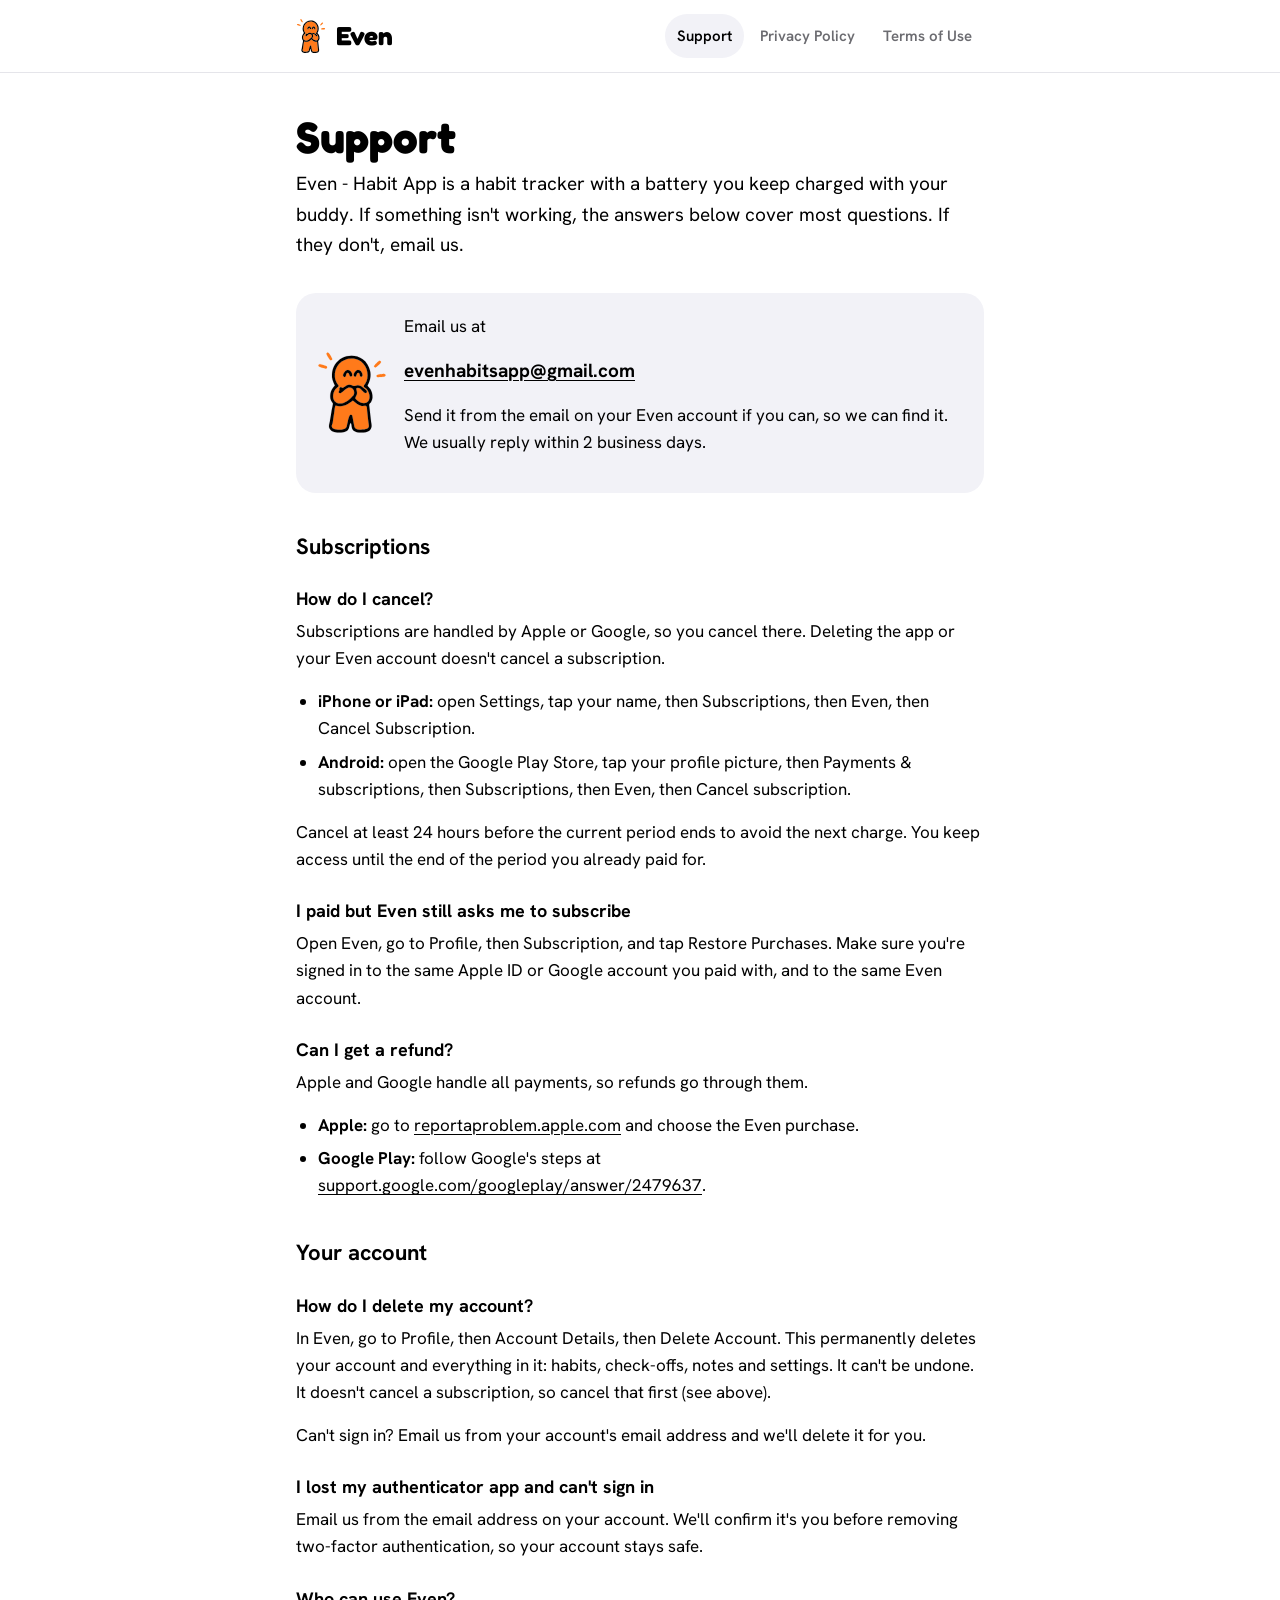
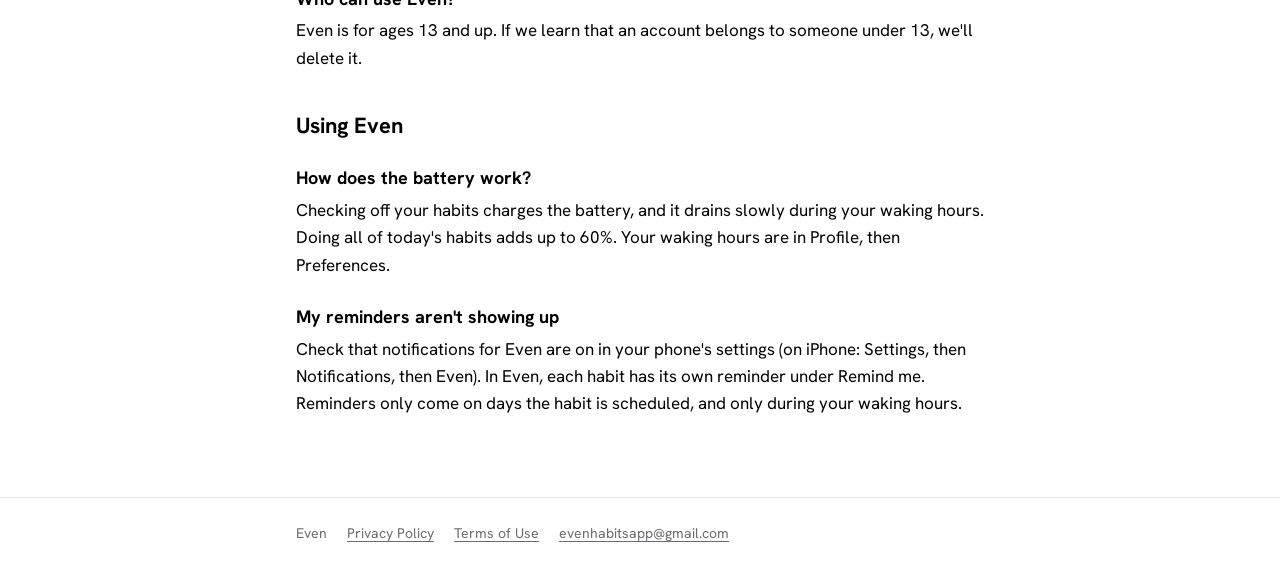
<file: index.html>
<!doctype html>
<html lang="en">
<head>
<meta charset="utf-8">
<meta name="viewport" content="width=device-width, initial-scale=1, viewport-fit=cover">
<meta http-equiv="Content-Security-Policy" content="default-src 'none'; style-src 'self'; font-src 'self'; img-src 'self'; base-uri 'none'; form-action 'none'">
<meta name="referrer" content="no-referrer">
<title>Even Support</title>
<meta name="description" content="Help with Even, the habit tracker: subscriptions, restoring purchases, deleting your account, and how to reach us.">
<link rel="icon" href="assets/mascot.svg" type="image/svg+xml">
<link rel="stylesheet" href="assets/style.css">
</head>
<body>
<header class="site-header">
  <div class="wrap">
    <a class="brand" href="./"><img src="assets/mascot.svg" alt="">Even</a>
    <nav class="site-nav" aria-label="Pages">
      <a href="./" aria-current="page">Support</a>
      <a href="privacy/">Privacy Policy</a>
      <a href="terms/">Terms of Use</a>
    </nav>
  </div>
</header>

<main class="wrap">
  <h1>Support</h1>
  <p class="lede">Even - Habit App is a habit tracker with a battery you keep charged with your buddy. If something isn't working, the answers below cover most questions. If they don't, email us.</p>

  <div class="card contact">
    <img src="assets/mascot.svg" alt="">
    <div>
      <p>Email us at</p>
      <p class="email"><a href="mailto:evenhabitsapp@gmail.com">evenhabitsapp@gmail.com</a></p>
      <p>Send it from the email on your Even account if you can, so we can find it. We usually reply within 2 business days.</p>
    </div>
  </div>

  <h2>Subscriptions</h2>

  <h3>How do I cancel?</h3>
  <p>Subscriptions are handled by Apple or Google, so you cancel there. Deleting the app or your Even account doesn't cancel a subscription.</p>
  <ul>
    <li><strong>iPhone or iPad:</strong> open Settings, tap your name, then Subscriptions, then Even, then Cancel Subscription.</li>
    <li><strong>Android:</strong> open the Google Play Store, tap your profile picture, then Payments &amp; subscriptions, then Subscriptions, then Even, then Cancel subscription.</li>
  </ul>
  <p>Cancel at least 24 hours before the current period ends to avoid the next charge. You keep access until the end of the period you already paid for.</p>

  <h3>I paid but Even still asks me to subscribe</h3>
  <p>Open Even, go to Profile, then Subscription, and tap Restore Purchases. Make sure you're signed in to the same Apple ID or Google account you paid with, and to the same Even account.</p>

  <h3>Can I get a refund?</h3>
  <p>Apple and Google handle all payments, so refunds go through them.</p>
  <ul>
    <li><strong>Apple:</strong> go to <a href="https://reportaproblem.apple.com">reportaproblem.apple.com</a> and choose the Even purchase.</li>
    <li><strong>Google Play:</strong> follow Google's steps at <a href="https://support.google.com/googleplay/answer/2479637">support.google.com/googleplay/answer/2479637</a>.</li>
  </ul>

  <h2>Your account</h2>

  <h3>How do I delete my account?</h3>
  <p>In Even, go to Profile, then Account Details, then Delete Account. This permanently deletes your account and everything in it: habits, check-offs, notes and settings. It can't be undone. It doesn't cancel a subscription, so cancel that first (see above).</p>
  <p>Can't sign in? Email us from your account's email address and we'll delete it for you.</p>

  <h3>I lost my authenticator app and can't sign in</h3>
  <p>Email us from the email address on your account. We'll confirm it's you before removing two-factor authentication, so your account stays safe.</p>

  <h3>Who can use Even?</h3>
  <p>Even is for ages 13 and up. If we learn that an account belongs to someone under 13, we'll delete it.</p>

  <h2>Using Even</h2>

  <h3>How does the battery work?</h3>
  <p>Checking off your habits charges the battery, and it drains slowly during your waking hours. Doing all of today's habits adds up to 60%. Your waking hours are in Profile, then Preferences.</p>

  <h3>My reminders aren't showing up</h3>
  <p>Check that notifications for Even are on in your phone's settings (on iPhone: Settings, then Notifications, then Even). In Even, each habit has its own reminder under Remind me. Reminders only come on days the habit is scheduled, and only during your waking hours.</p>
</main>

<footer class="site-footer">
  <div class="wrap">
    <span>Even</span>
    <a href="privacy/">Privacy Policy</a>
    <a href="terms/">Terms of Use</a>
    <a href="mailto:evenhabitsapp@gmail.com">evenhabitsapp@gmail.com</a>
  </div>
</footer>
</body>
</html>
</file>
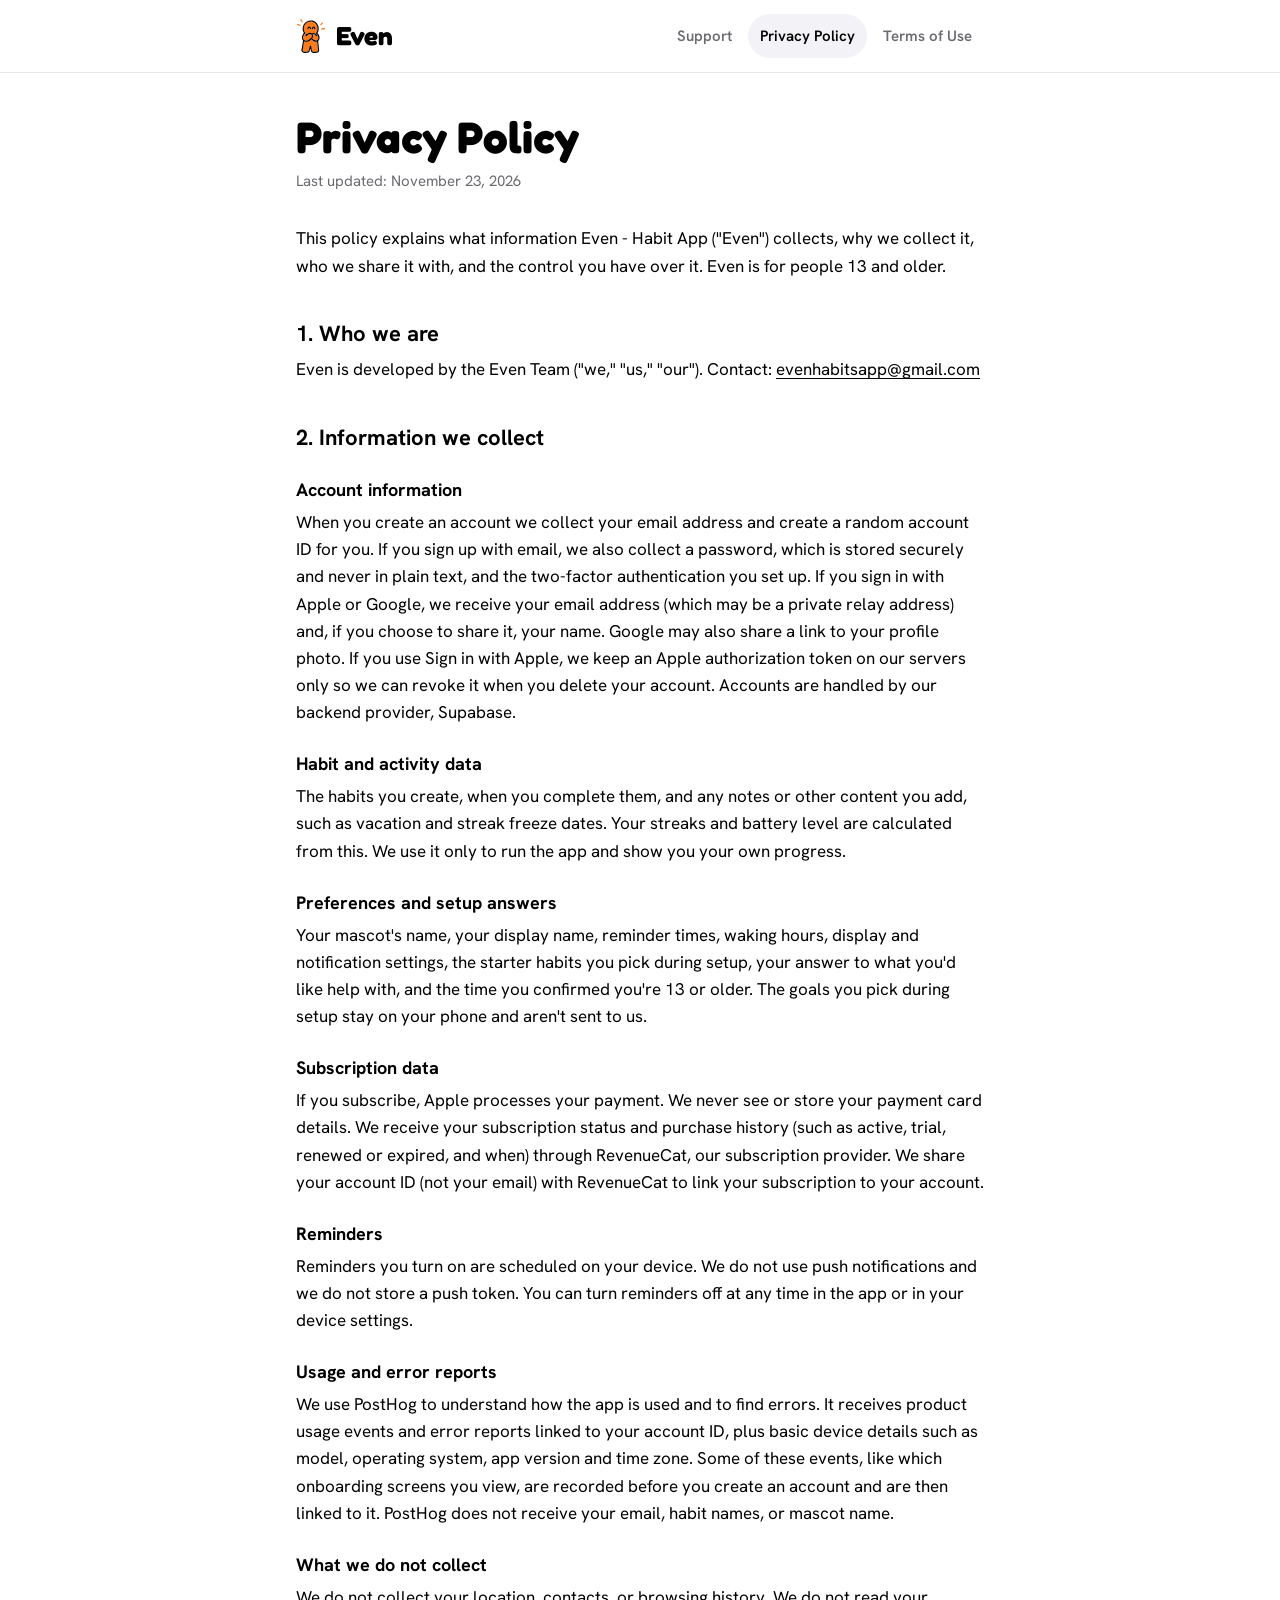
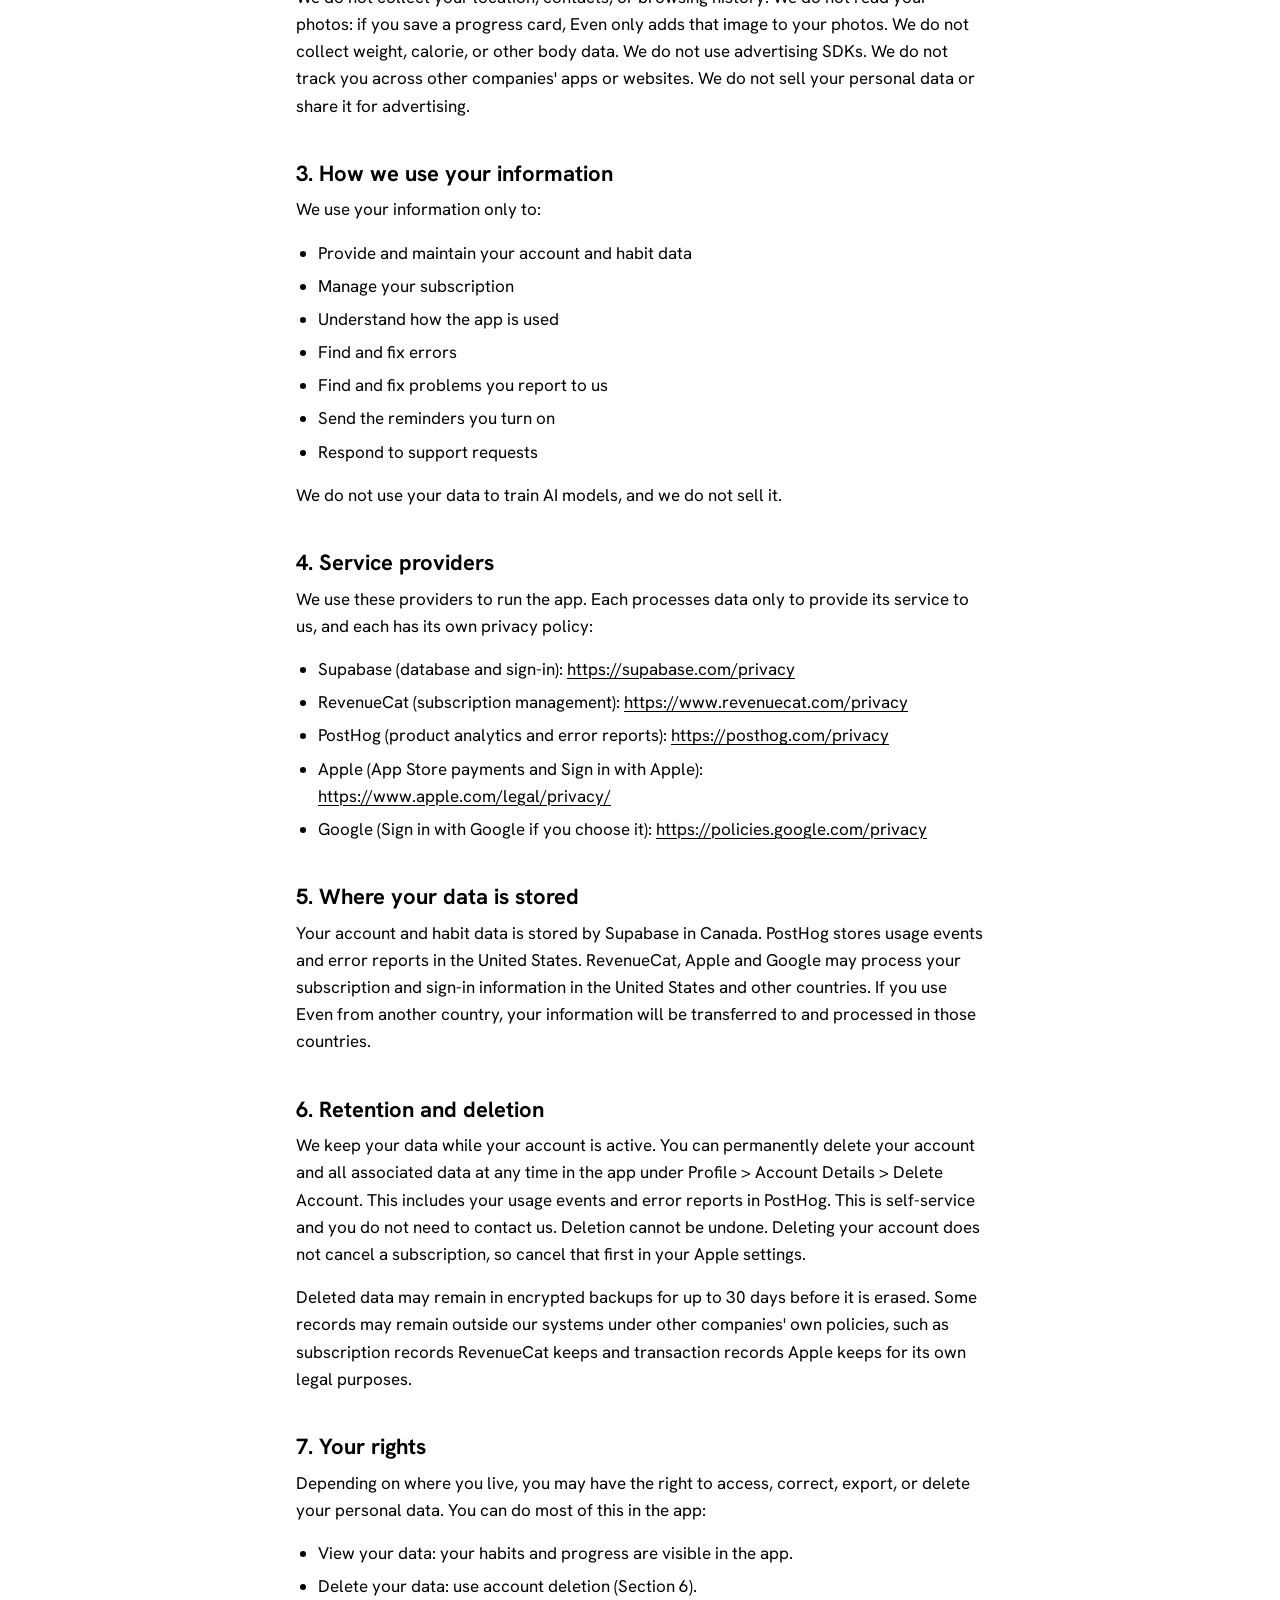
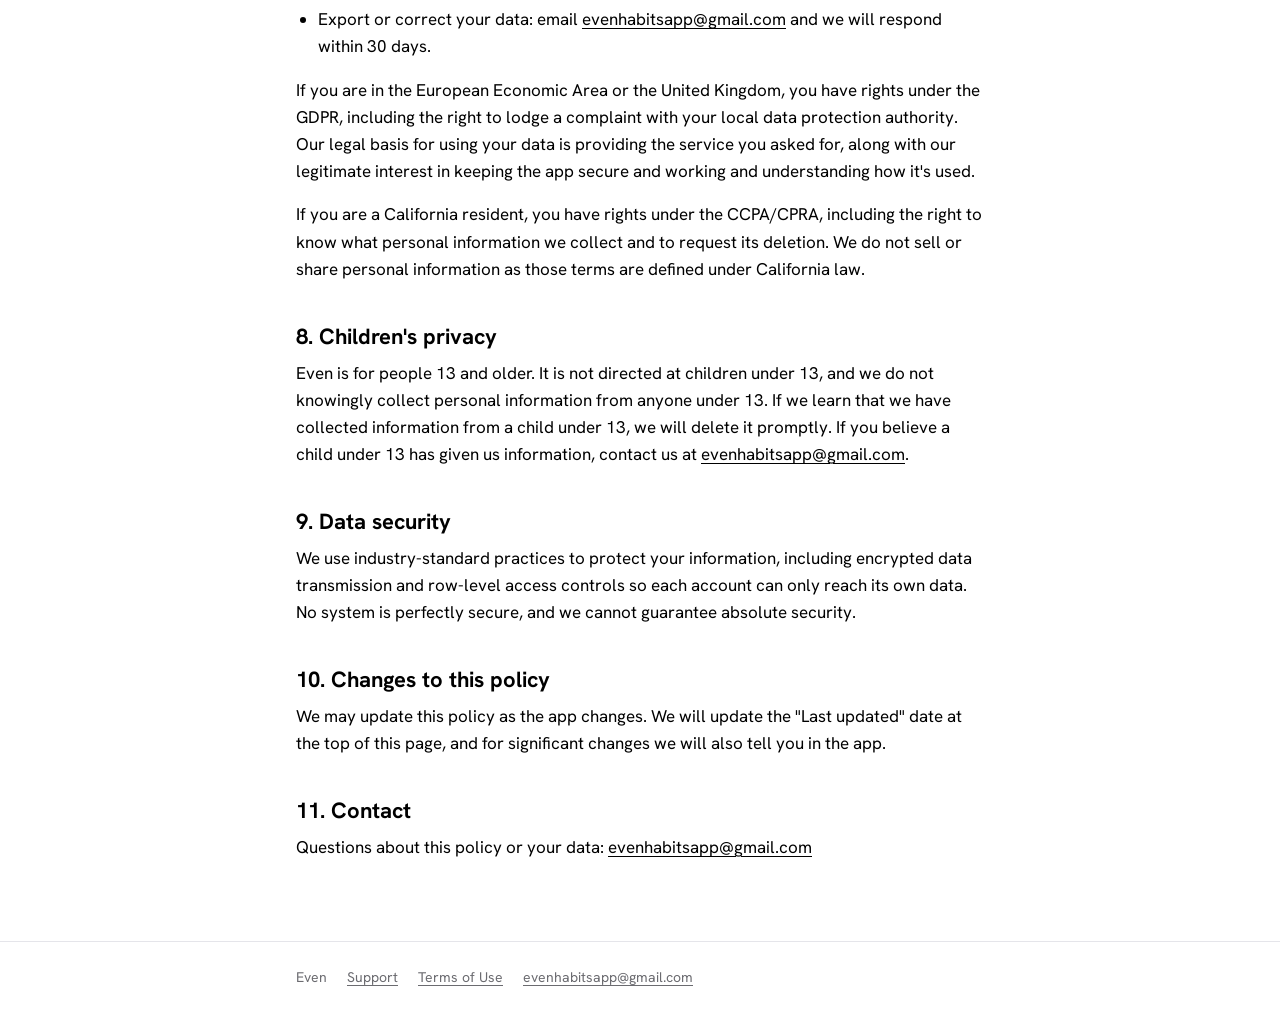
<file: privacy/index.html>
<!doctype html>
<html lang="en">
<head>
<meta charset="utf-8">
<meta name="viewport" content="width=device-width, initial-scale=1, viewport-fit=cover">
<meta http-equiv="Content-Security-Policy" content="default-src 'none'; style-src 'self'; font-src 'self'; img-src 'self'; base-uri 'none'; form-action 'none'">
<meta name="referrer" content="no-referrer">
<title>Even Privacy Policy</title>
<meta name="description" content="What Even collects, why, who it's shared with, and the control you have over it.">
<link rel="icon" href="../assets/mascot.svg" type="image/svg+xml">
<link rel="stylesheet" href="../assets/style.css">
</head>
<body>
<header class="site-header">
  <div class="wrap">
    <a class="brand" href="../"><img src="../assets/mascot.svg" alt="">Even</a>
    <nav class="site-nav" aria-label="Pages">
      <a href="../">Support</a>
      <a href="./" aria-current="page">Privacy Policy</a>
      <a href="../terms/">Terms of Use</a>
    </nav>
  </div>
</header>

<main class="wrap">
  <h1>Privacy Policy</h1>
  <p class="updated">Last updated: November 23, 2026</p>

  <p>This policy explains what information Even - Habit App ("Even") collects, why we collect it, who we share it with, and the control you have over it. Even is for people 13 and older.</p>

  <h2>1. Who we are</h2>
  <p>Even is developed by the Even Team ("we," "us," "our"). Contact: <a href="mailto:evenhabitsapp@gmail.com">evenhabitsapp@gmail.com</a></p>

  <h2>2. Information we collect</h2>

  <h3>Account information</h3>
  <p>When you create an account we collect your email address and create a random account ID for you. If you sign up with email, we also collect a password, which is stored securely and never in plain text, and the two-factor authentication you set up. If you sign in with Apple or Google, we receive your email address (which may be a private relay address) and, if you choose to share it, your name. Google may also share a link to your profile photo. If you use Sign in with Apple, we keep an Apple authorization token on our servers only so we can revoke it when you delete your account. Accounts are handled by our backend provider, Supabase.</p>

  <h3>Habit and activity data</h3>
  <p>The habits you create, when you complete them, and any notes or other content you add, such as vacation and streak freeze dates. Your streaks and battery level are calculated from this. We use it only to run the app and show you your own progress.</p>

  <h3>Preferences and setup answers</h3>
  <p>Your mascot's name, your display name, reminder times, waking hours, display and notification settings, the starter habits you pick during setup, your answer to what you'd like help with, and the time you confirmed you're 13 or older. The goals you pick during setup stay on your phone and aren't sent to us.</p>

  <h3>Subscription data</h3>
  <p>If you subscribe, Apple processes your payment. We never see or store your payment card details. We receive your subscription status and purchase history (such as active, trial, renewed or expired, and when) through RevenueCat, our subscription provider. We share your account ID (not your email) with RevenueCat to link your subscription to your account.</p>

  <h3>Reminders</h3>
  <p>Reminders you turn on are scheduled on your device. We do not use push notifications and we do not store a push token. You can turn reminders off at any time in the app or in your device settings.</p>

  <h3>Usage and error reports</h3>
  <p>We use PostHog to understand how the app is used and to find errors. It receives product usage events and error reports linked to your account ID, plus basic device details such as model, operating system, app version and time zone. Some of these events, like which onboarding screens you view, are recorded before you create an account and are then linked to it. PostHog does not receive your email, habit names, or mascot name.</p>

  <h3>What we do not collect</h3>
  <p>We do not collect your location, contacts, or browsing history. We do not read your photos: if you save a progress card, Even only adds that image to your photos. We do not collect weight, calorie, or other body data. We do not use advertising SDKs. We do not track you across other companies' apps or websites. We do not sell your personal data or share it for advertising.</p>

  <h2>3. How we use your information</h2>
  <p>We use your information only to:</p>
  <ul>
    <li>Provide and maintain your account and habit data</li>
    <li>Manage your subscription</li>
    <li>Understand how the app is used</li>
    <li>Find and fix errors</li>
    <li>Find and fix problems you report to us</li>
    <li>Send the reminders you turn on</li>
    <li>Respond to support requests</li>
  </ul>
  <p>We do not use your data to train AI models, and we do not sell it.</p>

  <h2>4. Service providers</h2>
  <p>We use these providers to run the app. Each processes data only to provide its service to us, and each has its own privacy policy:</p>
  <ul>
    <li>Supabase (database and sign-in): <a href="https://supabase.com/privacy">https://supabase.com/privacy</a></li>
    <li>RevenueCat (subscription management): <a href="https://www.revenuecat.com/privacy">https://www.revenuecat.com/privacy</a></li>
    <li>PostHog (product analytics and error reports): <a href="https://posthog.com/privacy">https://posthog.com/privacy</a></li>
    <li>Apple (App Store payments and Sign in with Apple): <a href="https://www.apple.com/legal/privacy/">https://www.apple.com/legal/privacy/</a></li>
    <li>Google (Sign in with Google if you choose it): <a href="https://policies.google.com/privacy">https://policies.google.com/privacy</a></li>
  </ul>

  <h2>5. Where your data is stored</h2>
  <p>Your account and habit data is stored by Supabase in Canada. PostHog stores usage events and error reports in the United States. RevenueCat, Apple and Google may process your subscription and sign-in information in the United States and other countries. If you use Even from another country, your information will be transferred to and processed in those countries.</p>

  <h2>6. Retention and deletion</h2>
  <p>We keep your data while your account is active. You can permanently delete your account and all associated data at any time in the app under Profile &gt; Account Details &gt; Delete Account. This includes your usage events and error reports in PostHog. This is self-service and you do not need to contact us. Deletion cannot be undone. Deleting your account does not cancel a subscription, so cancel that first in your Apple settings.</p>
  <p>Deleted data may remain in encrypted backups for up to 30 days before it is erased. Some records may remain outside our systems under other companies' own policies, such as subscription records RevenueCat keeps and transaction records Apple keeps for its own legal purposes.</p>

  <h2>7. Your rights</h2>
  <p>Depending on where you live, you may have the right to access, correct, export, or delete your personal data. You can do most of this in the app:</p>
  <ul>
    <li>View your data: your habits and progress are visible in the app.</li>
    <li>Delete your data: use account deletion (Section 6).</li>
    <li>Export or correct your data: email <a href="mailto:evenhabitsapp@gmail.com">evenhabitsapp@gmail.com</a> and we will respond within 30 days.</li>
  </ul>
  <p>If you are in the European Economic Area or the United Kingdom, you have rights under the GDPR, including the right to lodge a complaint with your local data protection authority. Our legal basis for using your data is providing the service you asked for, along with our legitimate interest in keeping the app secure and working and understanding how it's used.</p>
  <p>If you are a California resident, you have rights under the CCPA/CPRA, including the right to know what personal information we collect and to request its deletion. We do not sell or share personal information as those terms are defined under California law.</p>

  <h2>8. Children's privacy</h2>
  <p>Even is for people 13 and older. It is not directed at children under 13, and we do not knowingly collect personal information from anyone under 13. If we learn that we have collected information from a child under 13, we will delete it promptly. If you believe a child under 13 has given us information, contact us at <a href="mailto:evenhabitsapp@gmail.com">evenhabitsapp@gmail.com</a>.</p>

  <h2>9. Data security</h2>
  <p>We use industry-standard practices to protect your information, including encrypted data transmission and row-level access controls so each account can only reach its own data. No system is perfectly secure, and we cannot guarantee absolute security.</p>

  <h2>10. Changes to this policy</h2>
  <p>We may update this policy as the app changes. We will update the "Last updated" date at the top of this page, and for significant changes we will also tell you in the app.</p>

  <h2>11. Contact</h2>
  <p>Questions about this policy or your data: <a href="mailto:evenhabitsapp@gmail.com">evenhabitsapp@gmail.com</a></p>
</main>

<footer class="site-footer">
  <div class="wrap">
    <span>Even</span>
    <a href="../">Support</a>
    <a href="../terms/">Terms of Use</a>
    <a href="mailto:evenhabitsapp@gmail.com">evenhabitsapp@gmail.com</a>
  </div>
</footer>
</body>
</html>
</file>
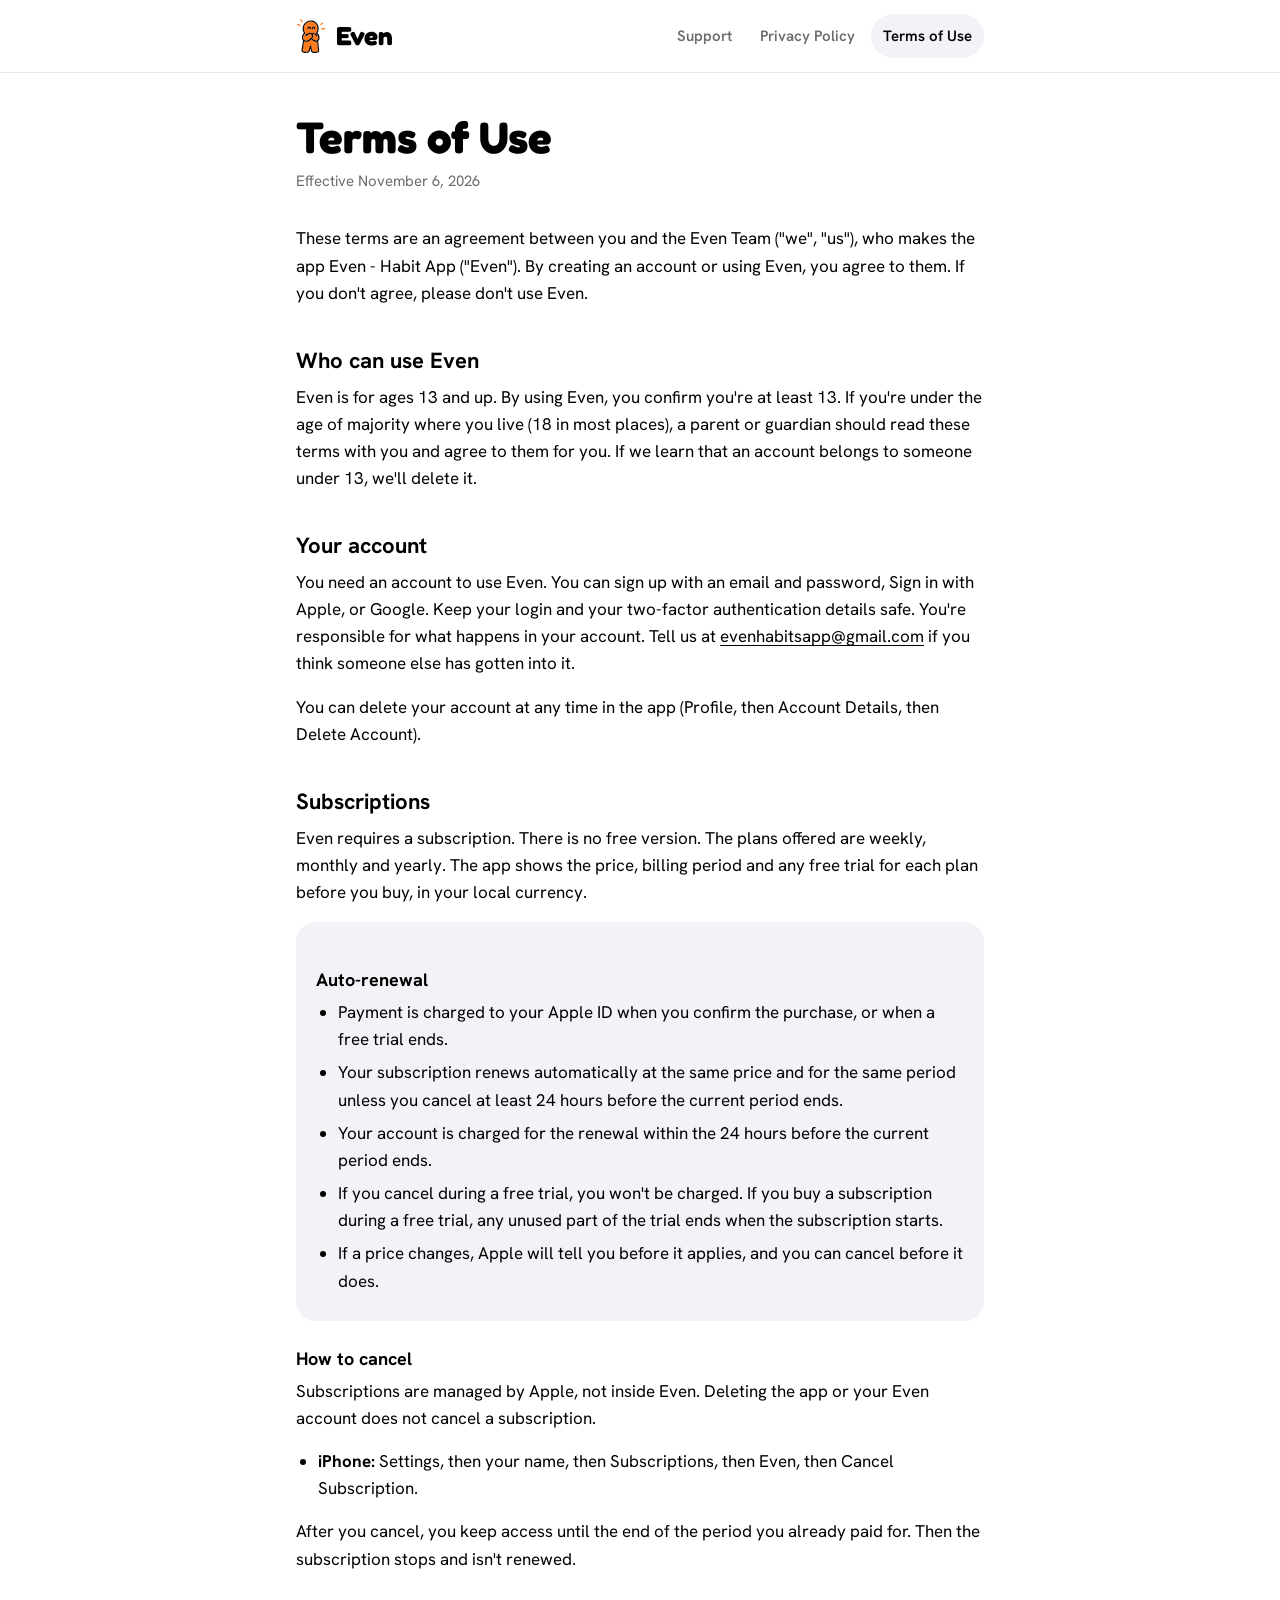
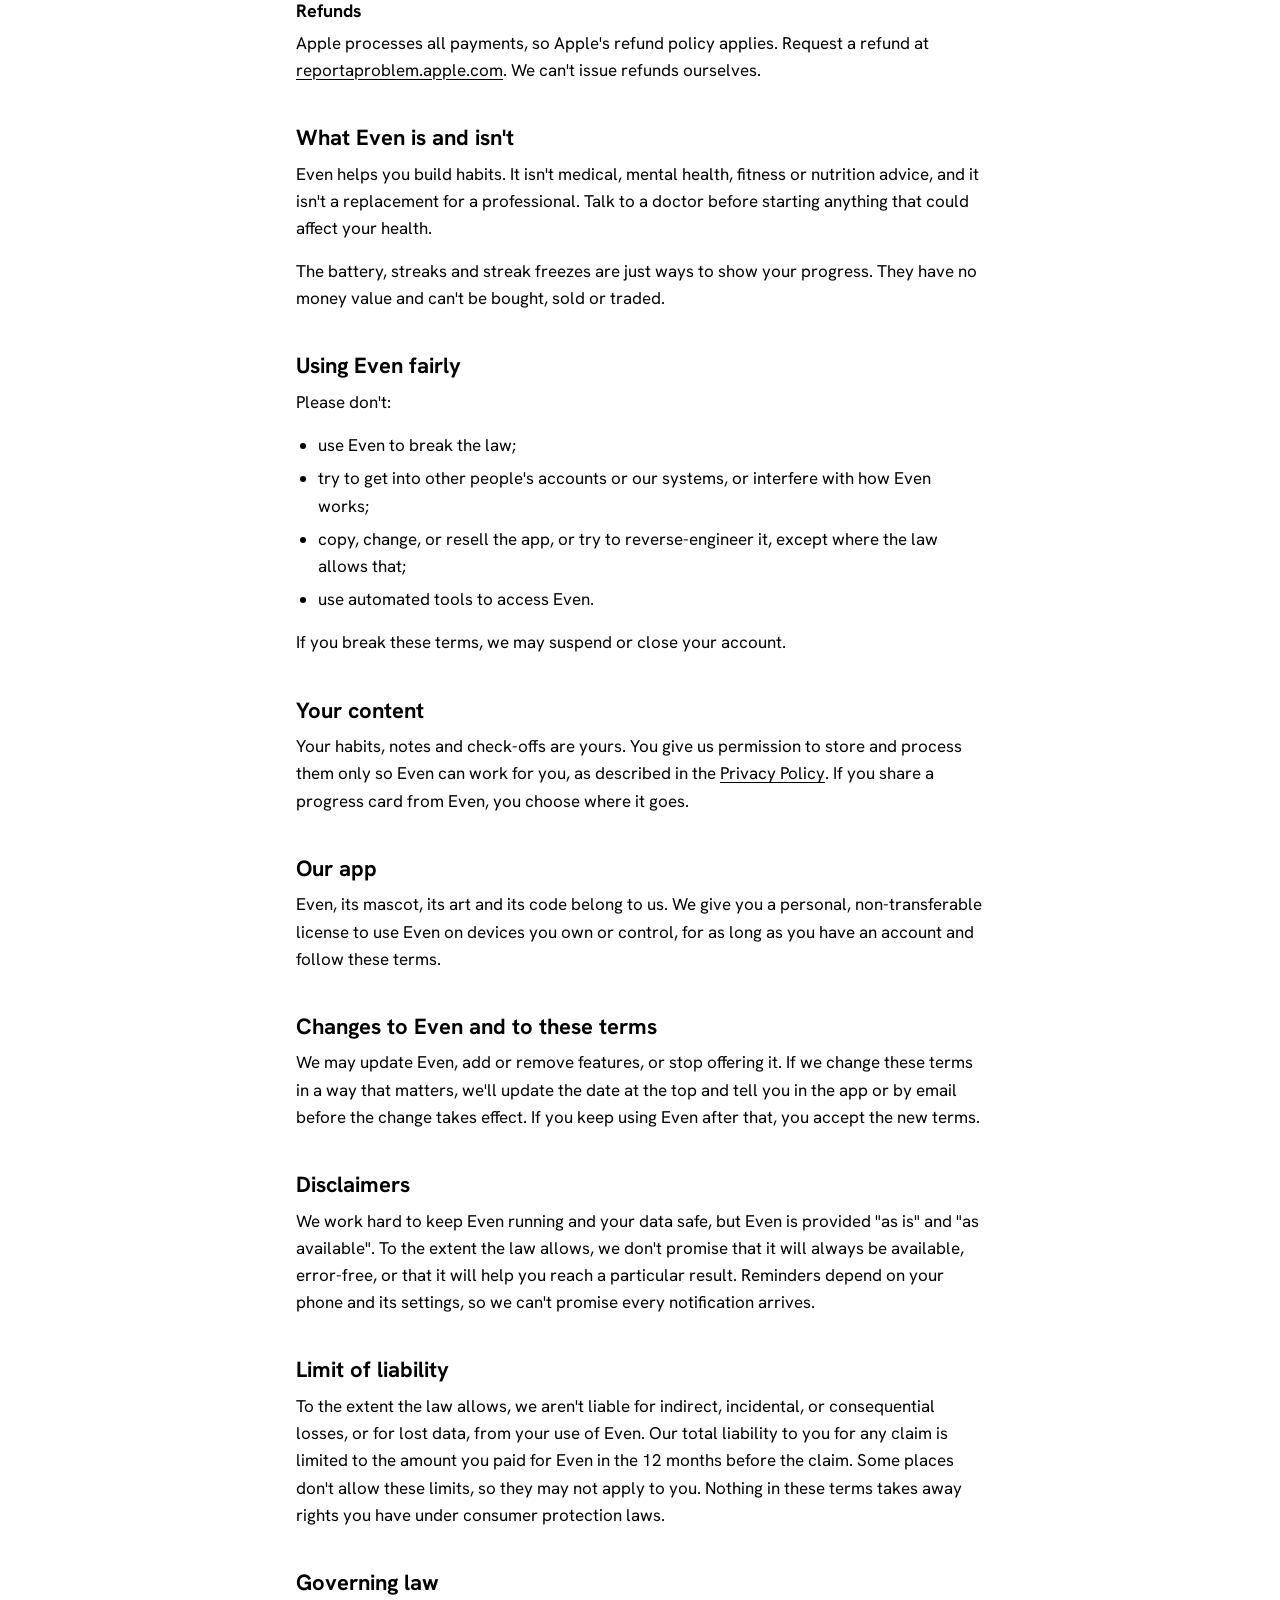
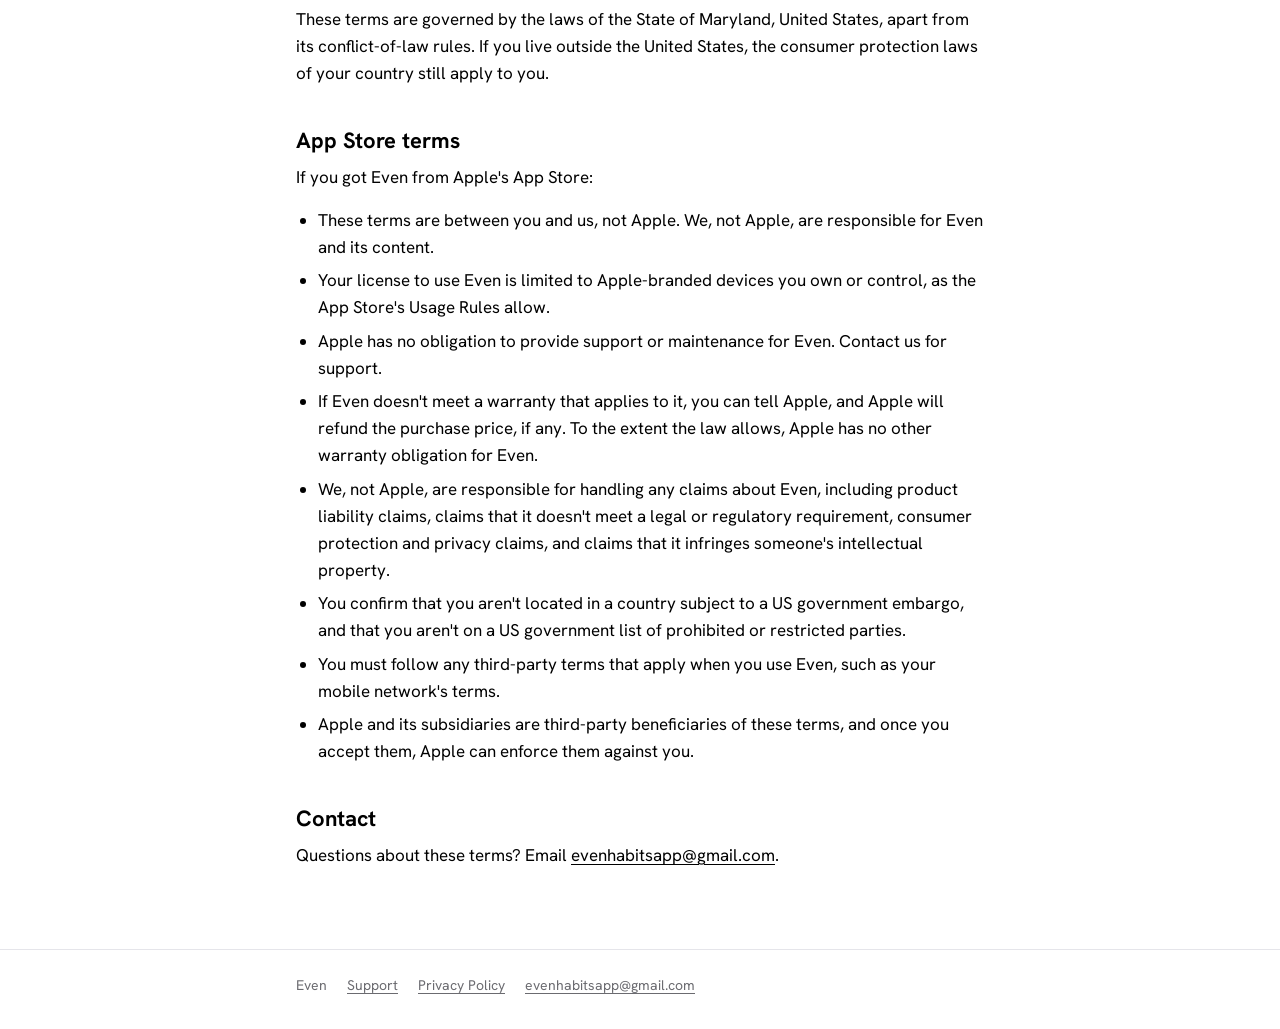
<file: terms/index.html>
<!doctype html>
<html lang="en">
<head>
<meta charset="utf-8">
<meta name="viewport" content="width=device-width, initial-scale=1, viewport-fit=cover">
<meta http-equiv="Content-Security-Policy" content="default-src 'none'; style-src 'self'; font-src 'self'; img-src 'self'; base-uri 'none'; form-action 'none'">
<meta name="referrer" content="no-referrer">
<title>Even Terms of Use</title>
<meta name="description" content="The terms for using Even, including auto-renewing subscriptions and how to cancel.">
<link rel="icon" href="../assets/mascot.svg" type="image/svg+xml">
<link rel="stylesheet" href="../assets/style.css">
</head>
<body>
<header class="site-header">
  <div class="wrap">
    <a class="brand" href="../"><img src="../assets/mascot.svg" alt="">Even</a>
    <nav class="site-nav" aria-label="Pages">
      <a href="../">Support</a>
      <a href="../privacy/">Privacy Policy</a>
      <a href="./" aria-current="page">Terms of Use</a>
    </nav>
  </div>
</header>

<main class="wrap">
  <h1>Terms of Use</h1>
  <p class="updated">Effective November 6, 2026</p>

  <p>These terms are an agreement between you and the Even Team ("we", "us"), who makes the app Even - Habit App ("Even"). By creating an account or using Even, you agree to them. If you don't agree, please don't use Even.</p>

  <h2>Who can use Even</h2>
  <p>Even is for ages 13 and up. By using Even, you confirm you're at least 13. If you're under the age of majority where you live (18 in most places), a parent or guardian should read these terms with you and agree to them for you. If we learn that an account belongs to someone under 13, we'll delete it.</p>

  <h2>Your account</h2>
  <p>You need an account to use Even. You can sign up with an email and password, Sign in with Apple, or Google. Keep your login and your two-factor authentication details safe. You're responsible for what happens in your account. Tell us at <a href="mailto:evenhabitsapp@gmail.com">evenhabitsapp@gmail.com</a> if you think someone else has gotten into it.</p>
  <p>You can delete your account at any time in the app (Profile, then Account Details, then Delete Account).</p>

  <h2>Subscriptions</h2>
  <p>Even requires a subscription. There is no free version. The plans offered are weekly, monthly and yearly. The app shows the price, billing period and any free trial for each plan before you buy, in your local currency.</p>

  <div class="card">
    <h3>Auto-renewal</h3>
    <ul>
      <li>Payment is charged to your Apple ID when you confirm the purchase, or when a free trial ends.</li>
      <li>Your subscription renews automatically at the same price and for the same period unless you cancel at least 24 hours before the current period ends.</li>
      <li>Your account is charged for the renewal within the 24 hours before the current period ends.</li>
      <li>If you cancel during a free trial, you won't be charged. If you buy a subscription during a free trial, any unused part of the trial ends when the subscription starts.</li>
      <li>If a price changes, Apple will tell you before it applies, and you can cancel before it does.</li>
    </ul>
  </div>

  <h3>How to cancel</h3>
  <p>Subscriptions are managed by Apple, not inside Even. Deleting the app or your Even account does not cancel a subscription.</p>
  <ul>
    <li><strong>iPhone:</strong> Settings, then your name, then Subscriptions, then Even, then Cancel Subscription.</li>
  </ul>
  <p>After you cancel, you keep access until the end of the period you already paid for. Then the subscription stops and isn't renewed.</p>

  <h3>Refunds</h3>
  <p>Apple processes all payments, so Apple's refund policy applies. Request a refund at <a href="https://reportaproblem.apple.com">reportaproblem.apple.com</a>. We can't issue refunds ourselves.</p>

  <h2>What Even is and isn't</h2>
  <p>Even helps you build habits. It isn't medical, mental health, fitness or nutrition advice, and it isn't a replacement for a professional. Talk to a doctor before starting anything that could affect your health.</p>
  <p>The battery, streaks and streak freezes are just ways to show your progress. They have no money value and can't be bought, sold or traded.</p>

  <h2>Using Even fairly</h2>
  <p>Please don't:</p>
  <ul>
    <li>use Even to break the law;</li>
    <li>try to get into other people's accounts or our systems, or interfere with how Even works;</li>
    <li>copy, change, or resell the app, or try to reverse-engineer it, except where the law allows that;</li>
    <li>use automated tools to access Even.</li>
  </ul>
  <p>If you break these terms, we may suspend or close your account.</p>

  <h2>Your content</h2>
  <p>Your habits, notes and check-offs are yours. You give us permission to store and process them only so Even can work for you, as described in the <a href="../privacy/">Privacy Policy</a>. If you share a progress card from Even, you choose where it goes.</p>

  <h2>Our app</h2>
  <p>Even, its mascot, its art and its code belong to us. We give you a personal, non-transferable license to use Even on devices you own or control, for as long as you have an account and follow these terms.</p>

  <h2>Changes to Even and to these terms</h2>
  <p>We may update Even, add or remove features, or stop offering it. If we change these terms in a way that matters, we'll update the date at the top and tell you in the app or by email before the change takes effect. If you keep using Even after that, you accept the new terms.</p>

  <h2>Disclaimers</h2>
  <p>We work hard to keep Even running and your data safe, but Even is provided "as is" and "as available". To the extent the law allows, we don't promise that it will always be available, error-free, or that it will help you reach a particular result. Reminders depend on your phone and its settings, so we can't promise every notification arrives.</p>

  <h2>Limit of liability</h2>
  <p>To the extent the law allows, we aren't liable for indirect, incidental, or consequential losses, or for lost data, from your use of Even. Our total liability to you for any claim is limited to the amount you paid for Even in the 12 months before the claim. Some places don't allow these limits, so they may not apply to you. Nothing in these terms takes away rights you have under consumer protection laws.</p>

  <h2>Governing law</h2>
  <p>These terms are governed by the laws of the State of Maryland, United States, apart from its conflict-of-law rules. If you live outside the United States, the consumer protection laws of your country still apply to you.</p>

  <h2>App Store terms</h2>
  <p>If you got Even from Apple's App Store:</p>
  <ul>
    <li>These terms are between you and us, not Apple. We, not Apple, are responsible for Even and its content.</li>
    <li>Your license to use Even is limited to Apple-branded devices you own or control, as the App Store's Usage Rules allow.</li>
    <li>Apple has no obligation to provide support or maintenance for Even. Contact us for support.</li>
    <li>If Even doesn't meet a warranty that applies to it, you can tell Apple, and Apple will refund the purchase price, if any. To the extent the law allows, Apple has no other warranty obligation for Even.</li>
    <li>We, not Apple, are responsible for handling any claims about Even, including product liability claims, claims that it doesn't meet a legal or regulatory requirement, consumer protection and privacy claims, and claims that it infringes someone's intellectual property.</li>
    <li>You confirm that you aren't located in a country subject to a US government embargo, and that you aren't on a US government list of prohibited or restricted parties.</li>
    <li>You must follow any third-party terms that apply when you use Even, such as your mobile network's terms.</li>
    <li>Apple and its subsidiaries are third-party beneficiaries of these terms, and once you accept them, Apple can enforce them against you.</li>
  </ul>

  <h2>Contact</h2>
  <p>Questions about these terms? Email <a href="mailto:evenhabitsapp@gmail.com">evenhabitsapp@gmail.com</a>.</p>
</main>

<footer class="site-footer">
  <div class="wrap">
    <span>Even</span>
    <a href="../">Support</a>
    <a href="../privacy/">Privacy Policy</a>
    <a href="mailto:evenhabitsapp@gmail.com">evenhabitsapp@gmail.com</a>
  </div>
</footer>
</body>
</html>
</file>
<file: assets/style.css>
/* Even's support site. Same tokens as the app (theme.ts): plain, iOS-style,
   light or dark from the device setting. Fonts are served from this site
   (SIL Open Font License, see assets/fonts/), nothing loads from elsewhere. */

@font-face { font-family: "Hanken Grotesk"; src: url("fonts/HankenGrotesk_400Regular.ttf") format("truetype"); font-weight: 400; font-display: swap; }
@font-face { font-family: "Hanken Grotesk"; src: url("fonts/HankenGrotesk_600SemiBold.ttf") format("truetype"); font-weight: 600; font-display: swap; }
@font-face { font-family: "Hanken Grotesk"; src: url("fonts/HankenGrotesk_700Bold.ttf") format("truetype"); font-weight: 700; font-display: swap; }
@font-face { font-family: "Fredoka"; src: url("fonts/Fredoka_700Bold.ttf") format("truetype"); font-weight: 700; font-display: swap; }

:root {
  --bg: #FFFFFF;
  --surface: #F2F2F7;
  --ink: #000000;
  --ink-muted: #6B6B70;
  --separator: #E5E5EA;
  --orange: #FF7A1A;
  --on-orange: #000000;
  --body: "Hanken Grotesk", -apple-system, BlinkMacSystemFont, "Segoe UI", Roboto, sans-serif;
  --display: "Fredoka", "Hanken Grotesk", -apple-system, sans-serif;
  color-scheme: light dark;
}

@media (prefers-color-scheme: dark) {
  :root {
    --bg: #1C1C1E;
    --surface: #2C2C2E;
    --ink: #FFFFFF;
    --ink-muted: #A1A1A6;
    --separator: #3A3A3C;
  }
}

* { box-sizing: border-box; }

html { -webkit-text-size-adjust: 100%; }

body {
  margin: 0;
  background: var(--bg);
  color: var(--ink);
  font-family: var(--body);
  font-size: 17px;
  line-height: 1.6;
}

.wrap {
  max-width: 720px;
  margin: 0 auto;
  padding-left: max(16px, env(safe-area-inset-left));
  padding-right: max(16px, env(safe-area-inset-right));
}

a { color: inherit; text-decoration-thickness: 1px; text-underline-offset: 3px; overflow-wrap: anywhere; }
a:focus-visible { outline: 2px solid var(--orange); outline-offset: 2px; border-radius: 4px; }

/* Header: wordmark and the three pages */
.site-header { border-bottom: 1px solid var(--separator); }
.site-header .wrap {
  display: flex;
  flex-wrap: wrap;
  align-items: center;
  justify-content: space-between;
  gap: 8px 24px;
  padding-block: 14px;
}
.brand {
  display: flex;
  align-items: center;
  gap: 10px;
  font-family: var(--display);
  font-weight: 700;
  font-size: 26px;
  text-decoration: none;
}
.brand img { width: 30px; height: auto; }
.site-nav { display: flex; gap: 4px; flex-wrap: wrap; }
.site-nav a {
  font-weight: 600;
  font-size: 15px;
  text-decoration: none;
  color: var(--ink-muted);
  padding: 10px 12px;
  min-height: 44px;
  display: inline-flex;
  align-items: center;
  border-radius: 999px;
}
.site-nav a:hover { color: var(--ink); }
.site-nav a[aria-current="page"] { color: var(--ink); background: var(--surface); }

/* Page body */
main { padding-block: 40px 64px; }
h1 {
  font-family: var(--display);
  font-weight: 700;
  font-size: clamp(32px, 6vw, 44px);
  line-height: 1.1;
  margin: 0 0 8px;
  text-wrap: balance;
}
.updated { color: var(--ink-muted); font-size: 15px; margin: 0 0 32px; }
.lede { font-size: 19px; margin: 0 0 32px; }
h2 { font-size: 22px; font-weight: 700; line-height: 1.3; margin: 40px 0 8px; text-wrap: balance; }
h3 { font-size: 18px; font-weight: 700; margin: 24px 0 4px; }
p, ul, ol { margin: 0 0 16px; }
ul, ol { padding-left: 22px; }
li { margin-bottom: 6px; }
strong { font-weight: 700; }

/* Flat cards, radius 20, no outline or shadow (like the app) */
.card { background: var(--surface); border-radius: 20px; padding: 20px; margin: 0 0 16px; }
.card > :last-child { margin-bottom: 0; }

.contact { display: flex; flex-wrap: wrap; align-items: center; gap: 16px; }
.contact img { width: 72px; height: auto; flex: none; }
.contact div { flex: 1; min-width: 200px; }
.email { font-weight: 700; font-size: 19px; word-break: break-all; }

.button {
  display: inline-flex;
  align-items: center;
  justify-content: center;
  min-height: 48px;
  padding: 0 24px;
  border-radius: 999px;
  background: var(--orange);
  color: var(--on-orange);
  font-weight: 700;
  text-decoration: none;
}

/* Data table: wide content scrolls in its own box */
.table-scroll { overflow-x: auto; margin: 0 0 16px; }
table { border-collapse: collapse; width: 100%; min-width: 520px; font-size: 15px; }
th, td { text-align: left; vertical-align: top; padding: 10px 12px 10px 0; border-bottom: 1px solid var(--separator); }
th { font-weight: 700; }

.site-footer { border-top: 1px solid var(--separator); color: var(--ink-muted); font-size: 14px; }
.site-footer .wrap { padding-block: 24px 32px; display: flex; flex-wrap: wrap; gap: 8px 20px; }
</file>
